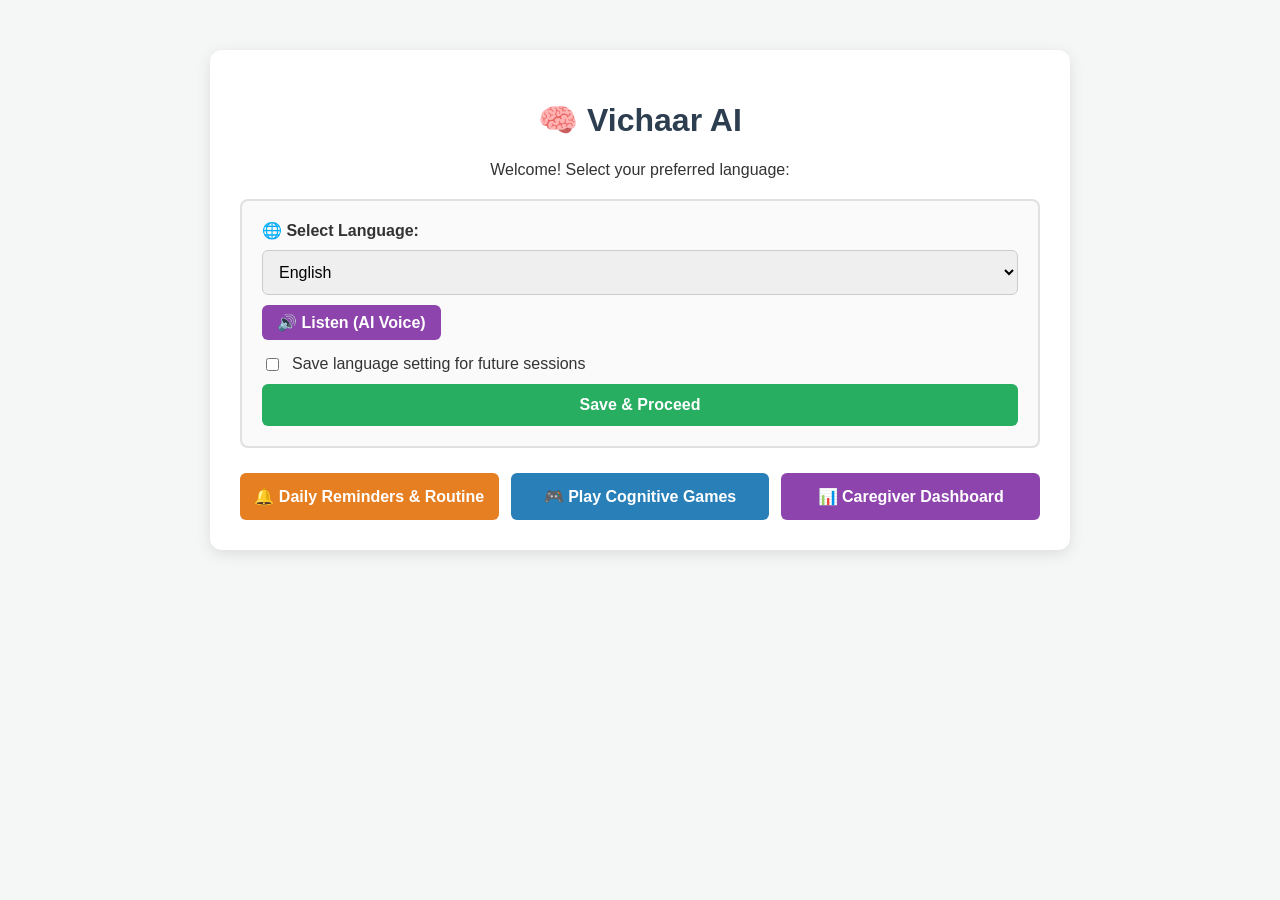
<file: index.html>
<!DOCTYPE html>
<html lang="en">
<head>
  <meta charset="UTF-8" />
  <meta name="viewport" content="width=device-width, initial-scale=1.0"/>
  <title>Vichaar AI - Home</title>
  <style>
    body { font-family: 'Segoe UI', Tahoma, Geneva, Verdana, sans-serif; background: #f4f7f6; color: #333; margin: 0; padding: 20px; }
    .container { max-width: 800px; margin: 30px auto; background: #fff; padding: 30px; border-radius: 12px; box-shadow: 0 4px 15px rgba(0,0,0,0.1); }
    h1 { color: #2c3e50; text-align: center; }
    .lang-card { border: 2px solid #e0e0e0; border-radius: 8px; padding: 20px; margin: 20px 0; background: #fafafa; }
    select, button { width: 100%; padding: 12px; font-size: 16px; margin-top: 10px; border-radius: 6px; border: 1px solid #ccc; box-sizing: border-box; }
    button { background-color: #27ae60; color: white; border: none; font-weight: bold; cursor: pointer; }
    button:hover { background-color: #219150; }
    .nav-links { display: grid; grid-template-columns: repeat(auto-fit, minmax(200px, 1fr)); gap: 12px; margin-top: 25px; }
    .nav-btn { text-align: center; text-decoration: none; background: #2980b9; color: white; padding: 14px; border-radius: 6px; font-weight: bold; }
    .checkbox-group { margin-top: 15px; display: flex; align-items: center; gap: 10px; }
    .tts-btn { background: #8e44ad; color: white; margin-top: 10px; width: auto; padding: 8px 15px; }
  </style>
</head>
<body>

  <div class="container">
    <h1 id="app-title" data-i18n="app_title">🧠 Vichaar AI</h1>
    <p id="welcome-text" style="text-align: center;" data-i18n="welcome_text">Welcome! Select your preferred language:</p>

    <div class="lang-card">
      <label for="languageSelect"><strong data-i18n="select_lang_label">🌐 Select Language:</strong></label>
      <select id="languageSelect" onchange="previewLanguage()">
        <option value="Meitei">Meitei (Manipuri) / ꯃꯩꯇꯩꯂꯣꯟ</option>
        <option value="Assamese">Assamese / অসমীয়া</option>
        <option value="Bodo">Bodo / बर'</option>
        <option value="Mizo">Mizo / Mizo ṭawng</option>
        <option value="Khasi">Khasi / Ka Ktien Khasi</option>
        <option value="English" selected>English</option>
        <option value="Hindi">Hindi / हिंदी</option>
      </select>

      <button class="tts-btn" onclick="speakCurrentPageText('welcome-text')">🔊 Listen (AI Voice)</button>

      <div class="checkbox-group">
        <input type="checkbox" id="savePreference" />
        <label for="savePreference" data-i18n="save_pref_label">Save language setting for future sessions</label>
      </div>

      <button onclick="saveLanguageSetting()" data-i18n="save_btn">Save & Proceed</button>
    </div>

    <div class="nav-links">
      <a href="reminders.html" class="nav-btn" style="background:#e67e22;" id="btn-reminders" data-i18n="btn_reminders">🔔 Daily Reminders & Routine</a>
      <a href="games.html" class="nav-btn" id="btn-games" data-i18n="btn_games">🎮 Play Cognitive Games</a>
      <a href="caregiver.html" class="nav-btn" style="background:#8e44ad;" id="btn-dashboard" data-i18n="btn_dashboard">📊 Caregiver Dashboard</a>
    </div>
  </div>

  <script src="app.js"></script>
</body>
</html>
</file>
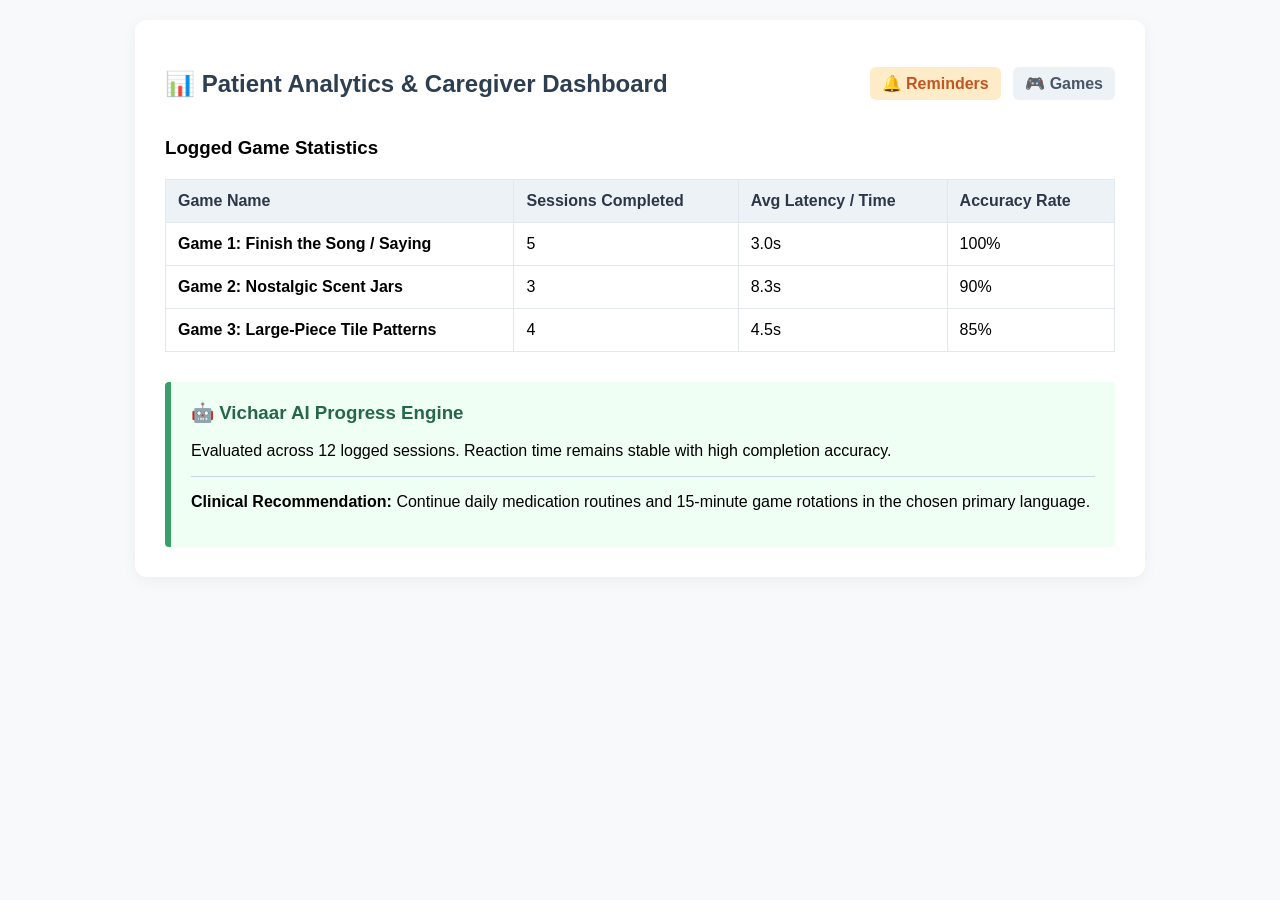
<file: CareGiver.html>
<!DOCTYPE html>
<html lang="en">
<head>
  <meta charset="UTF-8" />
  <meta name="viewport" content="width=device-width, initial-scale=1.0"/>
  <title>Vichaar AI - Caregiver Dashboard</title>
  <style>
    body { font-family: 'Segoe UI', Tahoma, Geneva, Verdana, sans-serif; background: #f8f9fa; margin: 0; padding: 20px; }
    .container { max-width: 950px; margin: auto; background: #fff; padding: 30px; border-radius: 12px; box-shadow: 0 4px 15px rgba(0,0,0,0.05); }
    h2 { color: #2c3e50; }
    table { width: 100%; border-collapse: collapse; margin-top: 20px; }
    th, td { border: 1px solid #e2e8f0; padding: 12px; text-align: left; }
    th { background-color: #edf2f7; color: #2d3748; }
    .ai-card { background: #f0fff4; border-left: 6px solid #38a169; padding: 20px; margin-top: 30px; border-radius: 4px; }
  </style>
</head>
<body>

  <div class="container">
    <div style="display:flex; justify-content:space-between; align-items:center;">
      <h2 data-i18n="dash_header">📊 Patient Analytics & Caregiver Dashboard</h2>
      <div>
        <a href="reminders.html" style="text-decoration:none; background:#feebc8; padding:8px 12px; border-radius:6px; color:#c05621; font-weight:bold; margin-right:8px;" data-i18n="nav_reminders">🔔 Reminders</a>
        <a href="games.html" style="text-decoration:none; background:#edf2f7; padding:8px 12px; border-radius:6px; color:#4a5568; font-weight:bold;" data-i18n="nav_games">Games Directory</a>
      </div>
    </div>

    <h3 data-i18n="table_title">Logged Game Statistics</h3>
    <table>
      <thead>
        <tr>
          <th data-i18n="th_game">Game Name</th>
          <th data-i18n="th_sessions">Sessions Completed</th>
          <th data-i18n="th_latency">Avg Latency / Time</th>
          <th data-i18n="th_acc">Accuracy Rate</th>
        </tr>
      </thead>
      <tbody id="stats-table">
        <!-- Dynamically filled by app.js -->
      </tbody>
    </table>

    <div class="ai-card">
      <h3 style="margin-top:0; color:#276749;" data-i18n="ai_title">🤖 Vichaar AI Progress Engine</h3>
      <p id="ai-prediction-summary">Gathering patient metrics...</p>
      <hr style="border:0; border-top:1px solid #cbd5e0; margin:15px 0;"/>
      <p><strong>Clinical Recommendation:</strong> <span id="ai-recommendation">Calculating...</span></p>
    </div>
  </div>

  <script src="app.js"></script>
</body>
</html>
</file>
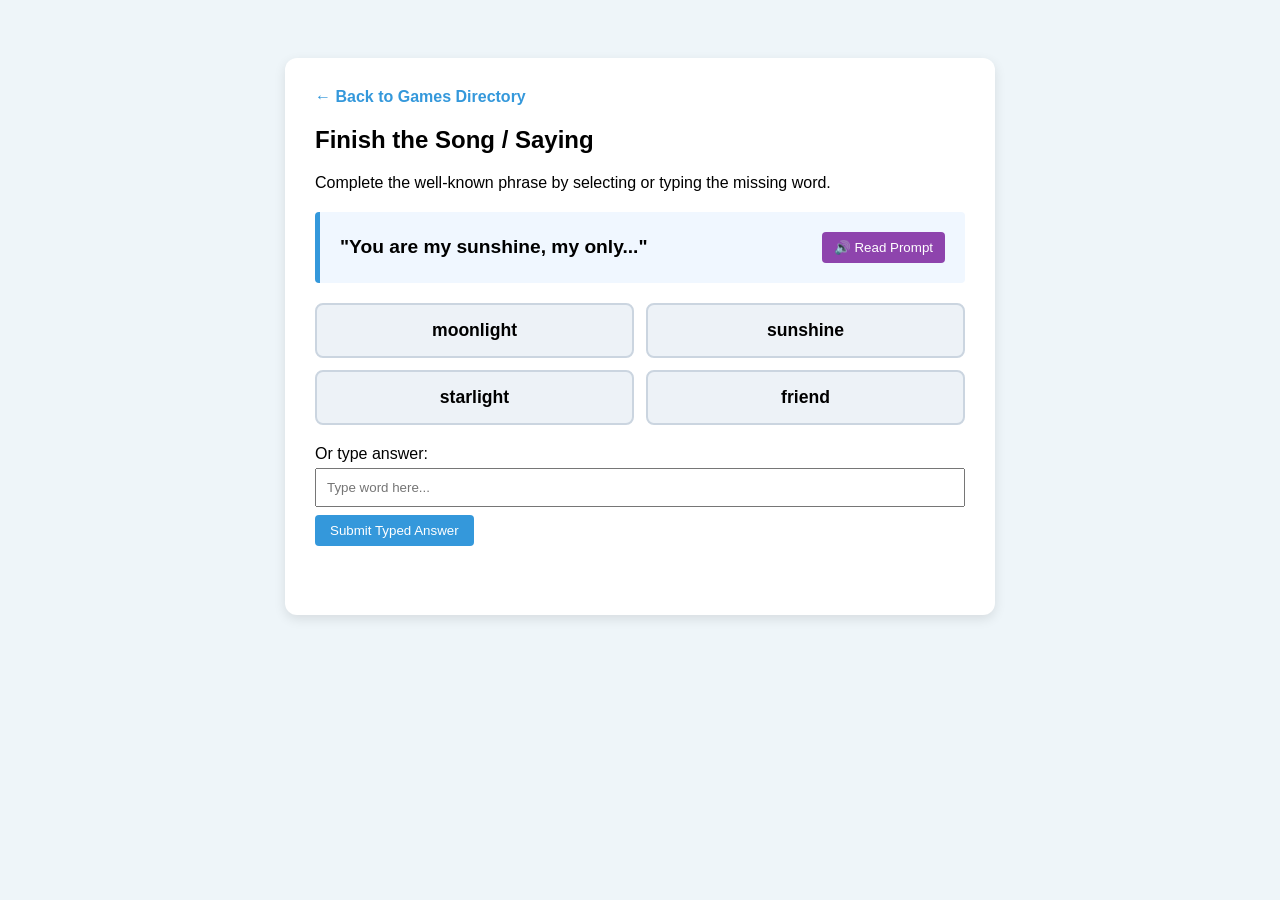
<file: game1.html>
<!DOCTYPE html>
<html lang="en">
<head>
  <meta charset="UTF-8" />
  <meta name="viewport" content="width=device-width, initial-scale=1.0"/>
  <title>Vichaar AI - Game 1</title>
  <style>
    body { font-family: 'Segoe UI', Tahoma, Geneva, Verdana, sans-serif; background: #eef5f9; padding: 20px; }
    .game-box { max-width: 650px; margin: 30px auto; background: #fff; padding: 30px; border-radius: 12px; box-shadow: 0 4px 12px rgba(0,0,0,0.1); }
    .prompt-box { background: #f0f7ff; border-left: 5px solid #3498db; padding: 20px; border-radius: 4px; margin: 20px 0; font-size: 1.2em; font-weight: bold; display: flex; justify-content: space-between; align-items: center; }
    .options-grid { display: grid; grid-template-columns: 1fr 1fr; gap: 12px; margin-top: 15px; }
    .opt-btn { background: #edf2f7; border: 2px solid #cbd5e0; padding: 15px; border-radius: 8px; font-size: 1.1em; cursor: pointer; font-weight: bold; }
    .opt-btn:hover { background: #e2e8f0; border-color: #a0aec0; }
    .feedback { font-weight: bold; margin-top: 15px; text-align: center; font-size: 1.1em; min-height: 24px; }
    .btn-next { background: #27ae60; color: white; border: none; width: 100%; padding: 12px; border-radius: 6px; font-weight: bold; margin-top: 20px; cursor: pointer; display: none; }
  </style>
</head>
<body>

  <div class="game-box">
    <a href="games.html" style="text-decoration:none; color:#3498db; font-weight:bold;" data-i18n="back_games">← Back to Games Directory</a>
    <h2 data-i18n="g1_title">🎵 Game 1: Finish the Song / Saying</h2>
    <p data-i18n="g1_instr">Complete the well-known phrase by selecting or typing the missing word.</p>

    <div class="prompt-box">
      <span id="phrase-prompt">Loading prompt...</span>
      <button style="background:#8e44ad; color:white; border:none; padding:8px 12px; border-radius:4px; cursor:pointer;" onclick="speakCurrentPageText('phrase-prompt')">🔊 Read Prompt</button>
    </div>

    <div class="options-grid" id="options-container"></div>

    <div style="margin-top:20px;">
      <label for="manualAnswer" data-i18n="label_type">Or type answer:</label>
      <input type="text" id="manualAnswer" placeholder="Type word here..." style="width:100%; padding:10px; margin-top:5px; box-sizing:border-box;" />
      <button onclick="checkManualAnswer()" style="margin-top:8px; background:#3498db; color:white; border:none; padding:8px 15px; border-radius:4px; cursor:pointer;" data-i18n="btn_submit">Submit Typed Answer</button>
    </div>

    <div class="feedback" id="feedback-msg"></div>
    <button class="btn-next" id="next-btn" onclick="nextQuestion()" data-i18n="btn_next">Next Phrase →</button>
  </div>

  <script src="app.js"></script>
  <script>
    window.onload = function() {
      initGame1Page();
    };
  </script>
</body>
</html>
</file>
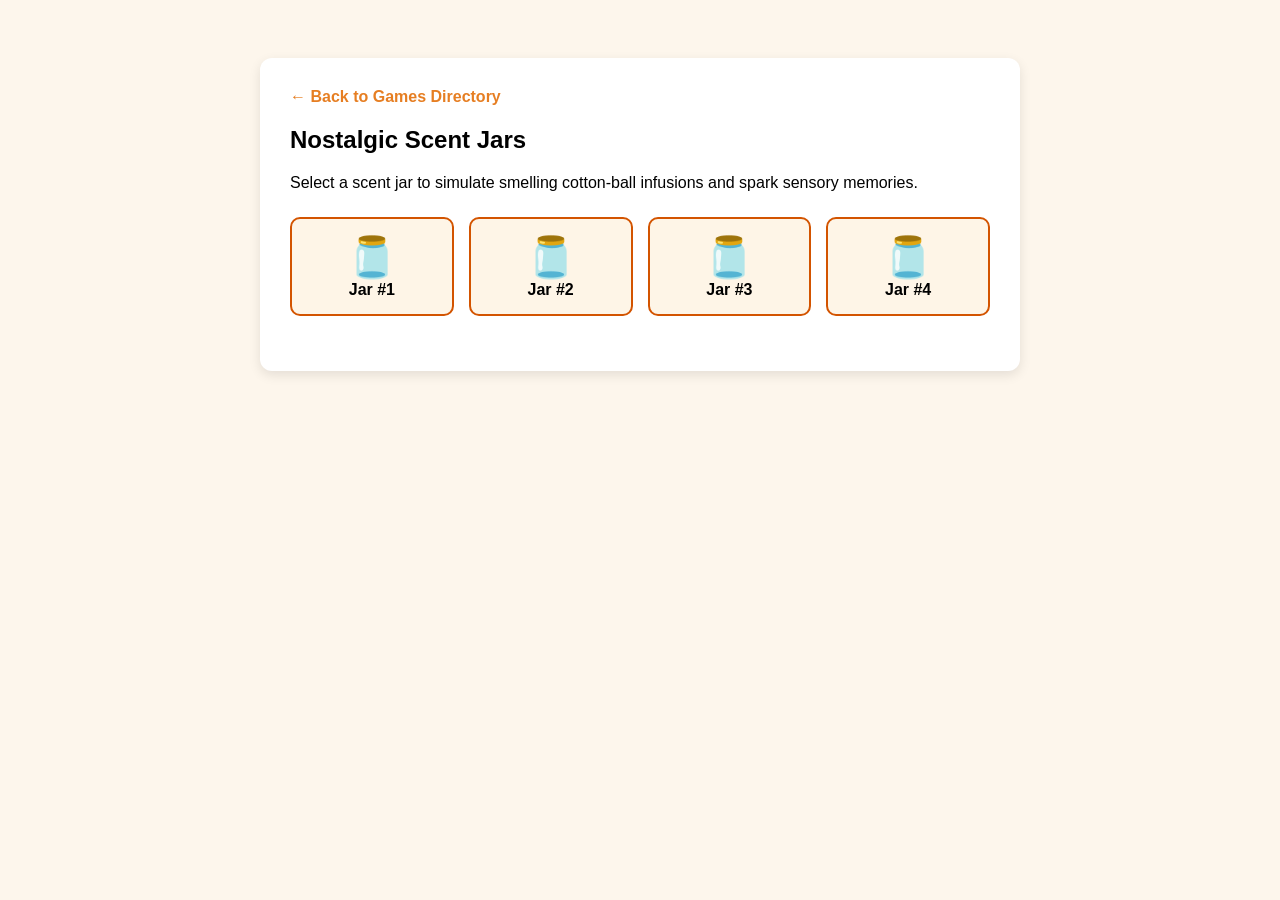
<file: game2.html>
<!DOCTYPE html>
<html lang="en">
<head>
  <meta charset="UTF-8" />
  <meta name="viewport" content="width=device-width, initial-scale=1.0"/>
  <title>Vichaar AI - Game 2</title>
  <style>
    body { font-family: 'Segoe UI', Tahoma, Geneva, Verdana, sans-serif; background: #fdf6ec; padding: 20px; }
    .game-box { max-width: 700px; margin: 30px auto; background: #fff; padding: 30px; border-radius: 12px; box-shadow: 0 4px 12px rgba(0,0,0,0.1); }
    .jars-grid { display: grid; grid-template-columns: repeat(auto-fit, minmax(130px, 1fr)); gap: 15px; margin: 25px 0; }
    .jar-card { border: 2px solid #d35400; background: #fef5e7; border-radius: 10px; padding: 15px; text-align: center; cursor: pointer; }
    .jar-card:hover { transform: scale(1.03); background: #fdebd0; }
    .jar-icon { font-size: 2.5em; }
    .memory-box { background: #fff8e1; border: 1px solid #ffe082; padding: 20px; border-radius: 8px; margin-top: 20px; display: none; }
  </style>
</head>
<body>

  <div class="game-box">
    <a href="games.html" style="text-decoration:none; color:#e67e22; font-weight:bold;" data-i18n="back_games">← Back to Games Directory</a>
    <h2 data-i18n="g2_title">🫙 Game 2: Nostalgic Scent Jars</h2>
    <p data-i18n="g2_instr">Select a scent jar to simulate smelling cotton-ball infusions and spark sensory memories.</p>

    <div class="jars-grid">
      <div class="jar-card" onclick="openScentJar('Vanilla', '🍦', 'Baking cookies, warm kitchens, birthday cakes.')">
        <div class="jar-icon">🫙</div>
        <strong>Jar #1</strong>
      </div>
      <div class="jar-card" onclick="openScentJar('Fresh Coffee', '☕', 'Morning routines, social gatherings, breakfast aroma.')">
        <div class="jar-icon">🫙</div>
        <strong>Jar #2</strong>
      </div>
      <div class="jar-card" onclick="openScentJar('Pine Needle', '🌲', 'Mountain walks, cool forest breeze, winter season.')">
        <div class="jar-icon">🫙</div>
        <strong>Jar #3</strong>
      </div>
      <div class="jar-card" onclick="openScentJar('Lavender', '🪻', 'Relaxing evenings, garden walks, soothing oil.')">
        <div class="jar-icon">🫙</div>
        <strong>Jar #4</strong>
      </div>
    </div>

    <div id="memory-display" class="memory-box">
      <div style="display:flex; justify-content:space-between; align-items:center;">
        <h3 id="scent-title" style="margin:0;"></h3>
        <button style="background:#8e44ad; color:white; border:none; padding:6px 12px; border-radius:4px; cursor:pointer;" onclick="speakCurrentPageText('scent-prompt')">🔊 Speak Prompt</button>
      </div>
      <p id="scent-prompt" style="margin-top:10px; font-weight:bold;"></p>
      <textarea id="reminiscence-notes" rows="3" style="width:100%; box-sizing:border-box; padding:8px;" placeholder="Caregiver notes: Record memory stories told by patient..."></textarea>
      <br/><br/>
      <button onclick="logScentSession()" style="background:#d35400; color:white; border:none; padding:10px 18px; border-radius:5px; font-weight:bold; cursor:pointer;" data-i18n="btn_save_mem">Save Memory & Log Session</button>
    </div>
  </div>

  <script src="app.js"></script>
</body>
</html>
</file>
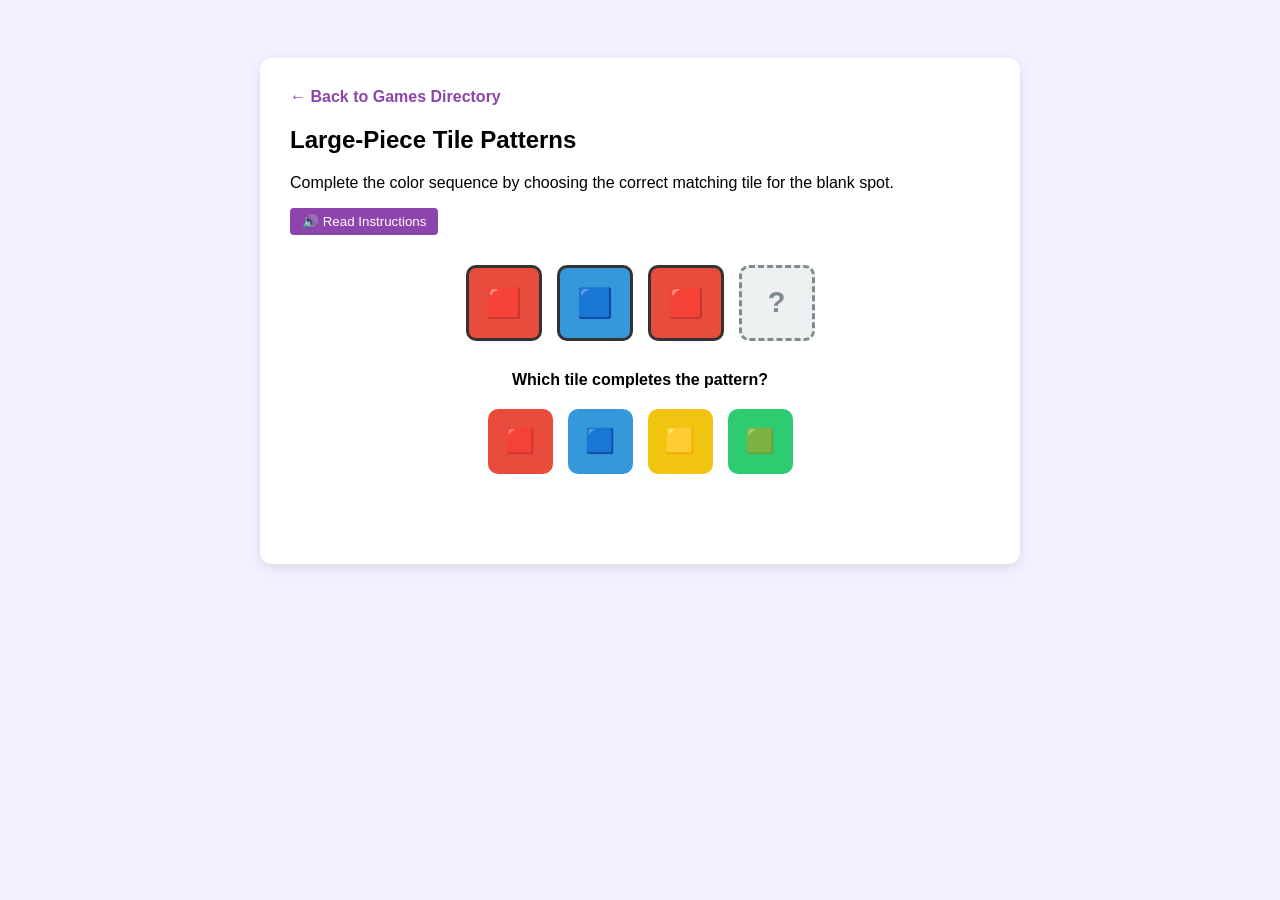
<file: game3.html>
<!DOCTYPE html>
<html lang="en">
<head>
  <meta charset="UTF-8" />
  <meta name="viewport" content="width=device-width, initial-scale=1.0"/>
  <title>Vichaar AI - Game 3</title>
  <style>
    body { font-family: 'Segoe UI', Tahoma, Geneva, Verdana, sans-serif; background: #f3f0ff; padding: 20px; }
    .game-box { max-width: 700px; margin: 30px auto; background: #fff; padding: 30px; border-radius: 12px; box-shadow: 0 4px 12px rgba(0,0,0,0.1); }
    .pattern-row { display: flex; gap: 15px; justify-content: center; align-items: center; margin: 30px 0; }
    .tile { width: 70px; height: 70px; border-radius: 10px; display: flex; align-items: center; justify-content: center; font-size: 1.8em; color: white; font-weight: bold; border: 3px solid #333; }
    .tile-red { background-color: #e74c3c; }
    .tile-blue { background-color: #3498db; }
    .tile-yellow { background-color: #f1c40f; color: #333; }
    .tile-green { background-color: #2ecc71; }
    .tile-blank { background-color: #ecf0f1; border: 3px dashed #7f8c8d; color: #7f8c8d; }
    .choices-row { display: flex; gap: 15px; justify-content: center; margin-top: 20px; }
    .choice-btn { width: 65px; height: 65px; border-radius: 10px; border: none; cursor: pointer; font-size: 1.5em; }
  </style>
</head>
<body>

  <div class="game-box">
    <a href="games.html" style="text-decoration:none; color:#8e44ad; font-weight:bold;" data-i18n="back_games">← Back to Games Directory</a>
    <h2 data-i18n="g3_title">🧩 Game 3: Large-Piece Tile Patterns</h2>
    <p id="g3-instr" data-i18n="g3_instr">Complete the color sequence by choosing the correct matching tile for the blank spot.</p>
    <button style="background:#8e44ad; color:white; border:none; padding:6px 12px; border-radius:4px; cursor:pointer;" onclick="speakCurrentPageText('g3-instr')">🔊 Read Instructions</button>

    <div class="pattern-row" id="pattern-display">
      <div class="tile tile-red">🟥</div>
      <div class="tile tile-blue">🟦</div>
      <div class="tile tile-red">🟥</div>
      <div class="tile tile-blank">?</div>
    </div>

    <p style="text-align:center; font-weight:bold;" data-i18n="pattern_ask">Which tile completes the pattern?</p>
    <div class="choices-row">
      <button class="choice-btn tile-red" onclick="checkPatternChoice('red')">🟥</button>
      <button class="choice-btn tile-blue" onclick="checkPatternChoice('blue')">🟦</button>
      <button class="choice-btn tile-yellow" onclick="checkPatternChoice('yellow')">🟨</button>
      <button class="choice-btn tile-green" onclick="checkPatternChoice('green')">🟩</button>
    </div>

    <p id="pattern-feedback" style="text-align:center; font-weight:bold; margin-top:20px; min-height:24px;"></p>
    <button id="pattern-next" onclick="nextPattern()" style="display:none; width:100%; padding:12px; background:#8e44ad; color:white; border:none; border-radius:6px; font-weight:bold; cursor:pointer; margin-top:10px;" data-i18n="btn_next_pat">Next Pattern →</button>
  </div>

  <script src="app.js"></script>
</body>
</html>
</file>
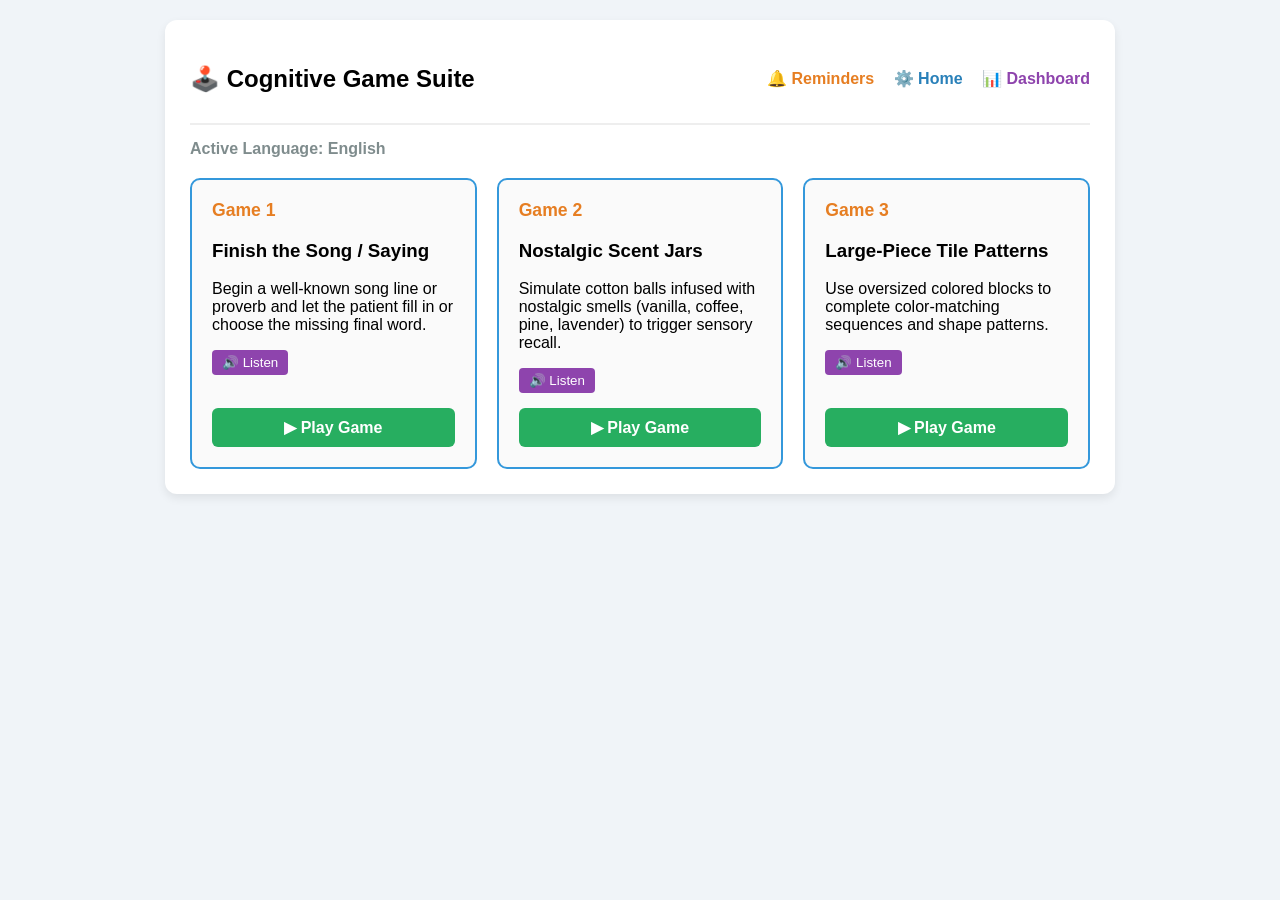
<file: games.html>
<!DOCTYPE html>
<html lang="en">
<head>
  <meta charset="UTF-8" />
  <meta name="viewport" content="width=device-width, initial-scale=1.0"/>
  <title>Cognitive Games Directory</title>
  <style>
    body { font-family: 'Segoe UI', Tahoma, Geneva, Verdana, sans-serif; background: #f0f4f8; margin: 0; padding: 20px; }
    .container { max-width: 900px; margin: auto; background: #fff; padding: 25px; border-radius: 12px; box-shadow: 0 4px 10px rgba(0,0,0,0.08); }
    .header-bar { display: flex; justify-content: space-between; align-items: center; border-bottom: 2px solid #eee; padding-bottom: 10px; }
    .game-grid { display: grid; grid-template-columns: repeat(auto-fit, minmax(260px, 1fr)); gap: 20px; margin-top: 20px; }
    .game-card { border: 2px solid #3498db; border-radius: 10px; padding: 20px; background: #fafafa; display: flex; flex-direction: column; justify-content: space-between; }
    .game-card:hover { transform: translateY(-3px); box-shadow: 0 6px 12px rgba(0,0,0,0.1); }
    .game-number { color: #e67e22; font-weight: bold; font-size: 1.1em; }
    .play-link { display: block; text-align: center; background: #27ae60; color: white; text-decoration: none; padding: 10px; border-radius: 6px; font-weight: bold; margin-top: 15px; }
    .play-link:hover { background: #219150; }
  </style>
</head>
<body>

  <div class="container">
    <div class="header-bar">
      <h2 data-i18n="games_header">🕹️ Cognitive Game Suite</h2>
      <div>
        <a href="reminders.html" style="text-decoration:none; color:#e67e22; font-weight:bold; margin-right:15px;" data-i18n="nav_reminders">🔔 Reminders</a>
        <a href="index.html" style="text-decoration:none; color:#2980b9; font-weight:bold; margin-right:15px;" data-i18n="nav_home">⚙️ Home</a>
        <a href="caregiver.html" style="text-decoration:none; color:#8e44ad; font-weight:bold;" data-i18n="nav_dashboard">📊 Dashboard</a>
      </div>
    </div>

    <p id="active-lang-badge" style="color: #7f8c8d; font-weight: bold; margin-top: 15px;">Language: Loading...</p>

    <div class="game-grid">
      <!-- Game 1 Card -->
      <div class="game-card">
        <div>
          <div class="game-number">Game 1</div>
          <h3 data-i18n="g1_title">Finish the Song / Saying</h3>
          <p id="g1-desc" data-i18n="g1_desc">Begin a well-known song line or proverb and let the patient fill in or choose the missing final word.</p>
          <button style="background:#8e44ad; color:white; border:none; padding:5px 10px; border-radius:4px; cursor:pointer;" onclick="speakCurrentPageText('g1-desc')">🔊 Listen</button>
        </div>
        <a href="game1.html" class="play-link" data-i18n="btn_play">▶ Play Game 1</a>
      </div>

      <!-- Game 2 Card -->
      <div class="game-card">
        <div>
          <div class="game-number">Game 2</div>
          <h3 data-i18n="g2_title">Nostalgic Scent Jars</h3>
          <p id="g2-desc" data-i18n="g2_desc">Simulate cotton balls infused with nostalgic smells (vanilla, coffee, pine, lavender) to trigger sensory recall.</p>
          <button style="background:#8e44ad; color:white; border:none; padding:5px 10px; border-radius:4px; cursor:pointer;" onclick="speakCurrentPageText('g2-desc')">🔊 Listen</button>
        </div>
        <a href="game2.html" class="play-link" data-i18n="btn_play">▶ Play Game 2</a>
      </div>

      <!-- Game 3 Card -->
      <div class="game-card">
        <div>
          <div class="game-number">Game 3</div>
          <h3 data-i18n="g3_title">Large-Piece Tile Patterns</h3>
          <p id="g3-desc" data-i18n="g3_desc">Use oversized colored blocks to complete color-matching sequences and shape patterns.</p>
          <button style="background:#8e44ad; color:white; border:none; padding:5px 10px; border-radius:4px; cursor:pointer;" onclick="speakCurrentPageText('g3-desc')">🔊 Listen</button>
        </div>
        <a href="game3.html" class="play-link" data-i18n="btn_play">▶ Play Game 3</a>
      </div>
    </div>
  </div>

  <script src="app.js"></script>
</body>
</html>
</file>
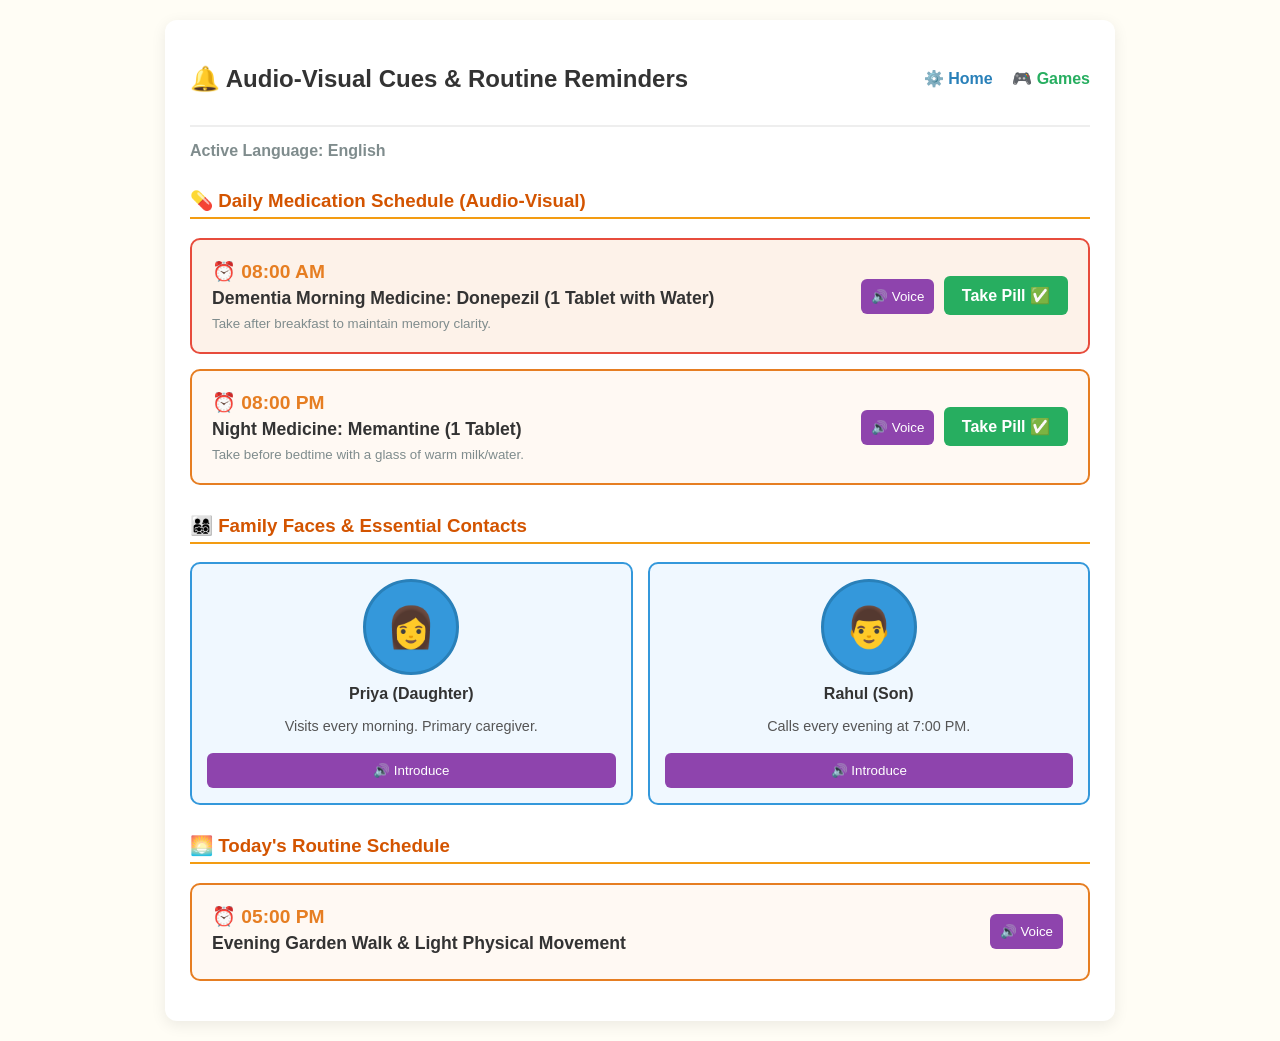
<file: reminders.html>
<!DOCTYPE html>
<html lang="en">
<head>
  <meta charset="UTF-8" />
  <meta name="viewport" content="width=device-width, initial-scale=1.0"/>
  <title>Vichaar AI - Audio-Visual Cues & Reminders</title>
  <style>
    body { font-family: 'Segoe UI', Tahoma, Geneva, Verdana, sans-serif; background: #fffdf5; margin: 0; padding: 20px; color: #333; }
    .container { max-width: 900px; margin: auto; background: #fff; padding: 25px; border-radius: 12px; box-shadow: 0 4px 15px rgba(0,0,0,0.08); }
    .header-bar { display: flex; justify-content: space-between; align-items: center; border-bottom: 2px solid #eee; padding-bottom: 12px; }
    .section-title { color: #d35400; border-bottom: 2px solid #f39c12; padding-bottom: 5px; margin-top: 30px; }
    
    .cue-card { border: 2px solid #e67e22; background: #fff9f3; border-radius: 10px; padding: 20px; margin: 15px 0; display: flex; align-items: center; justify-content: space-between; gap: 15px; }
    .cue-card.urgent { border-color: #e74c3c; background: #fdf2e9; animation: pulse 2s infinite; }
    @keyframes pulse { 0% { box-shadow: 0 0 0 0 rgba(231, 76, 60, 0.4); } 70% { box-shadow: 0 0 0 10px rgba(231, 76, 60, 0); } 100% { box-shadow: 0 0 0 0 rgba(231, 76, 60, 0); } }
    
    .cue-info { flex-grow: 1; }
    .cue-time { font-size: 1.2em; font-weight: bold; color: #e67e22; }
    .cue-desc { font-size: 1.1em; font-weight: bold; margin: 5px 0; }
    
    .btn-action { background: #27ae60; color: white; border: none; padding: 10px 18px; border-radius: 6px; font-size: 1em; font-weight: bold; cursor: pointer; }
    .btn-speak { background: #8e44ad; color: white; border: none; padding: 10px; border-radius: 6px; cursor: pointer; margin-right: 5px; }

    .faces-grid { display: grid; grid-template-columns: repeat(auto-fit, minmax(200px, 1fr)); gap: 15px; margin-top: 15px; }
    .face-card { border: 2px solid #3498db; border-radius: 10px; padding: 15px; text-align: center; background: #f0f8ff; }
    .face-avatar { width: 90px; height: 90px; border-radius: 50%; background: #3498db; color: white; display: flex; align-items: center; justify-content: center; font-size: 2.5em; margin: 0 auto 10px auto; border: 3px solid #2980b9; }
  </style>
</head>
<body>

  <div class="container">
    <div class="header-bar">
      <h2 data-i18n="reminders_header">🔔 Audio-Visual Cues & Routine Reminders</h2>
      <div>
        <a href="index.html" style="text-decoration:none; color:#2980b9; font-weight:bold; margin-right:15px;" data-i18n="nav_home">⚙️ Home</a>
        <a href="games.html" style="text-decoration:none; color:#27ae60; font-weight:bold;" data-i18n="nav_games">🎮 Games</a>
      </div>
    </div>

    <p id="active-lang-badge" style="color: #7f8c8d; font-weight: bold; margin-top: 15px;">Language: Loading...</p>

    <h3 class="section-title" data-i18n="sec_meds">💊 Daily Medication Schedule (Audio-Visual)</h3>
    
    <div class="cue-card urgent" id="med-card-1">
      <div class="cue-info">
        <div class="cue-time">⏰ 08:00 AM</div>
        <div class="cue-desc" id="med-desc-1" data-i18n="med_1_text">Dementia Morning Medicine: Donepezil (1 Tablet with Water)</div>
        <small style="color:#7f8c8d;" data-i18n="med_1_sub">Take after breakfast to maintain memory clarity.</small>
      </div>
      <div>
        <button class="btn-speak" onclick="speakCurrentPageText('med-desc-1')" title="AI Speech">🔊 Voice</button>
        <button class="btn-action" onclick="markTaken('med-card-1')" data-i18n="btn_mark_taken">Take Pill ✅</button>
      </div>
    </div>

    <div class="cue-card" id="med-card-2">
      <div class="cue-info">
        <div class="cue-time">⏰ 08:00 PM</div>
        <div class="cue-desc" id="med-desc-2" data-i18n="med_2_text">Night Medicine: Memantine (1 Tablet)</div>
        <small style="color:#7f8c8d;" data-i18n="med_2_sub">Take before bedtime with a glass of warm milk/water.</small>
      </div>
      <div>
        <button class="btn-speak" onclick="speakCurrentPageText('med-desc-2')">🔊 Voice</button>
        <button class="btn-action" onclick="markTaken('med-card-2')" data-i18n="btn_mark_taken">Take Pill ✅</button>
      </div>
    </div>

    <h3 class="section-title" data-i18n="sec_family">👨‍👩‍👧‍👦 Family Faces & Essential Contacts</h3>
    <div class="faces-grid">
      <div class="face-card">
        <div class="face-avatar">👩</div>
        <h4 style="margin:5px 0;" id="face-name-1">Priya (Daughter)</h4>
        <p style="font-size:0.9em; color:#555;" id="face-desc-1" data-i18n="face_1_desc">Visits every morning. Primary caregiver.</p>
        <button class="btn-speak" style="width:100%; margin-top:5px;" onclick="speakText('This is Priya, your daughter. She visits you every morning.')">🔊 Introduce</button>
      </div>

      <div class="face-card">
        <div class="face-avatar">👨</div>
        <h4 style="margin:5px 0;" id="face-name-2">Rahul (Son)</h4>
        <p style="font-size:0.9em; color:#555;" id="face-desc-2" data-i18n="face_2_desc">Calls every evening at 7:00 PM.</p>
        <button class="btn-speak" style="width:100%; margin-top:5px;" onclick="speakText('This is Rahul, your son. He calls you every evening.')">🔊 Introduce</button>
      </div>
    </div>

    <h3 class="section-title" data-i18n="sec_routine">🌅 Today's Routine Schedule</h3>
    <div class="cue-card">
      <div class="cue-info">
        <div class="cue-time">⏰ 05:00 PM</div>
        <div class="cue-desc" id="routine-1-text" data-i18n="routine_1_text">Evening Garden Walk & Light Physical Movement</div>
      </div>
      <button class="btn-speak" onclick="speakCurrentPageText('routine-1-text')">🔊 Voice</button>
    </div>

  </div>

  <script src="app.js"></script>
</body>
</html>
</file>
